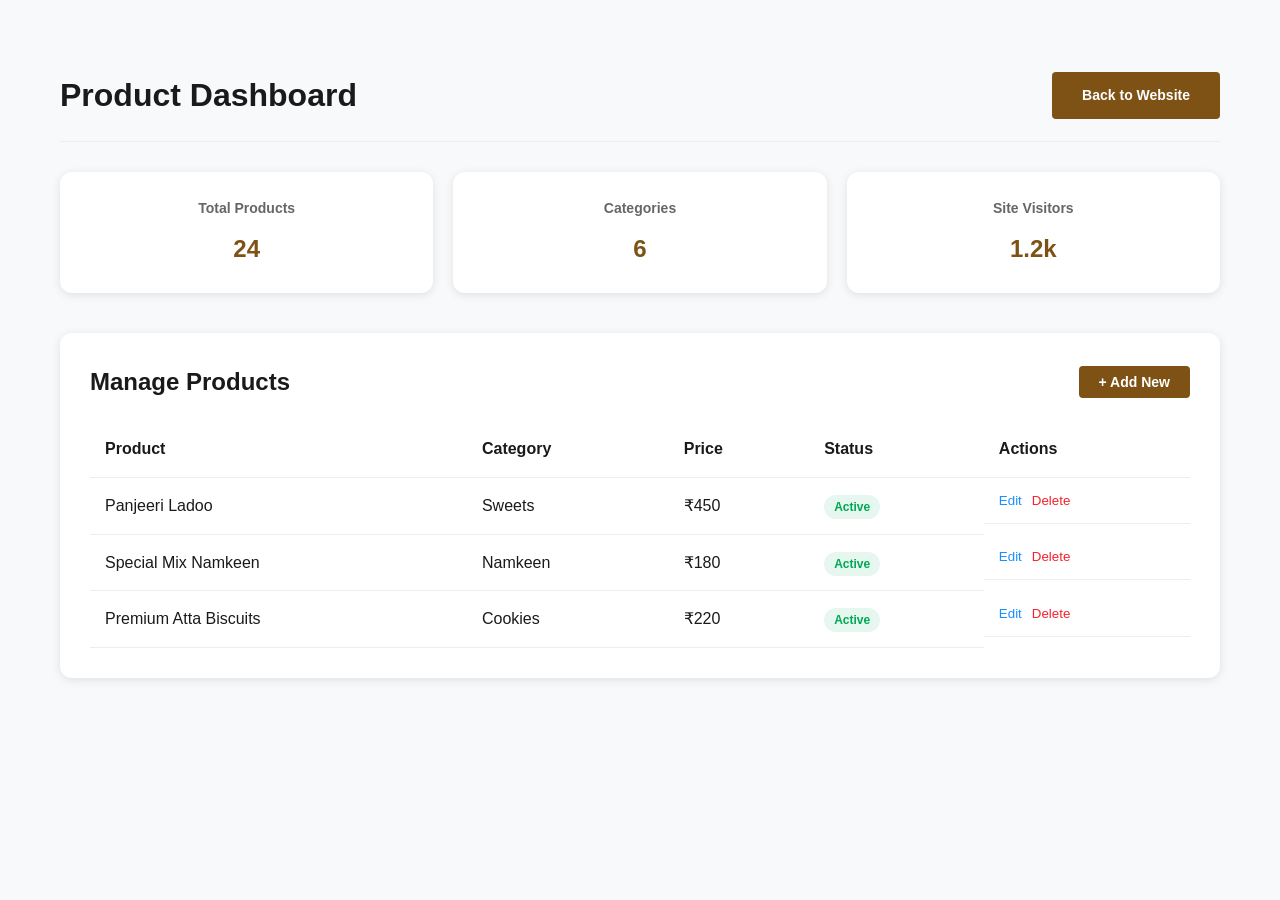
<file: admin.html>
<!DOCTYPE html>
<html lang="en">
<head>
    <meta charset="UTF-8">
    <meta name="viewport" content="width=device-width, initial-scale=1.0">
    <title>Admin Dashboard | Kokam Sweets</title>
    <link rel="stylesheet" href="styles.css">
    <style>
        .admin-container {
            max-width: 1200px;
            margin: 50px auto;
            padding: 20px;
        }
        .admin-header {
            display: flex;
            justify-content: space-between;
            align-items: center;
            margin-bottom: 30px;
            padding-bottom: 20px;
            border-bottom: 1px solid #eee;
        }
        .stats-grid {
            display: grid;
            grid-template-columns: repeat(3, 1fr);
            gap: 20px;
            margin-bottom: 40px;
        }
        .stat-card {
            background: var(--white);
            padding: 25px;
            border-radius: 12px;
            box-shadow: var(--shadow);
            text-align: center;
        }
        .stat-card h3 {
            font-size: 14px;
            color: var(--text-light);
            margin-bottom: 10px;
        }
        .stat-card .value {
            font-size: 24px;
            font-weight: 700;
            color: var(--primary-color);
        }
        .product-manager {
            background: var(--white);
            padding: 30px;
            border-radius: 12px;
            box-shadow: var(--shadow);
        }
        table {
            width: 100%;
            border-collapse: collapse;
            margin-top: 20px;
        }
        th, td {
            text-align: left;
            padding: 15px;
            border-bottom: 1px solid #eee;
        }
        .status {
            padding: 5px 10px;
            border-radius: 20px;
            font-size: 12px;
            font-weight: 600;
        }
        .status.active { background: #e6f7ef; color: #00a854; }
        .action-btns {
            display: flex;
            gap: 10px;
        }
        .edit-btn { color: #1890ff; }
        .delete-btn { color: #f5222d; }
    </style>
</head>
<body style="background-color: #f8f9fa;">
    <div class="admin-container">
        <div class="admin-header">
            <h1>Product Dashboard</h1>
            <a href="index.html" class="btn-primary">Back to Website</a>
        </div>

        <div class="stats-grid">
            <div class="stat-card">
                <h3>Total Products</h3>
                <div class="value">24</div>
            </div>
            <div class="stat-card">
                <h3>Categories</h3>
                <div class="value">6</div>
            </div>
            <div class="stat-card">
                <h3>Site Visitors</h3>
                <div class="value">1.2k</div>
            </div>
        </div>

        <div class="product-manager">
            <div style="display: flex; justify-content: space-between; align-items: center;">
                <h2>Manage Products</h2>
                <button class="btn-primary" style="padding: 8px 20px;">+ Add New</button>
            </div>
            <table>
                <thead>
                    <tr>
                        <th>Product</th>
                        <th>Category</th>
                        <th>Price</th>
                        <th>Status</th>
                        <th>Actions</th>
                    </tr>
                </thead>
                <tbody>
                    <tr>
                        <td>Panjeeri Ladoo</td>
                        <td>Sweets</td>
                        <td>₹450</td>
                        <td><span class="status active">Active</span></td>
                        <td class="action-btns">
                            <button class="edit-btn">Edit</button>
                            <button class="delete-btn">Delete</button>
                        </td>
                    </tr>
                    <tr>
                        <td>Special Mix Namkeen</td>
                        <td>Namkeen</td>
                        <td>₹180</td>
                        <td><span class="status active">Active</span></td>
                        <td class="action-btns">
                            <button class="edit-btn">Edit</button>
                            <button class="delete-btn">Delete</button>
                        </td>
                    </tr>
                    <tr>
                        <td>Premium Atta Biscuits</td>
                        <td>Cookies</td>
                        <td>₹220</td>
                        <td><span class="status active">Active</span></td>
                        <td class="action-btns">
                            <button class="edit-btn">Edit</button>
                            <button class="delete-btn">Delete</button>
                        </td>
                    </tr>
                </tbody>
            </table>
        </div>
    </div>
</body>
</html>
</file>
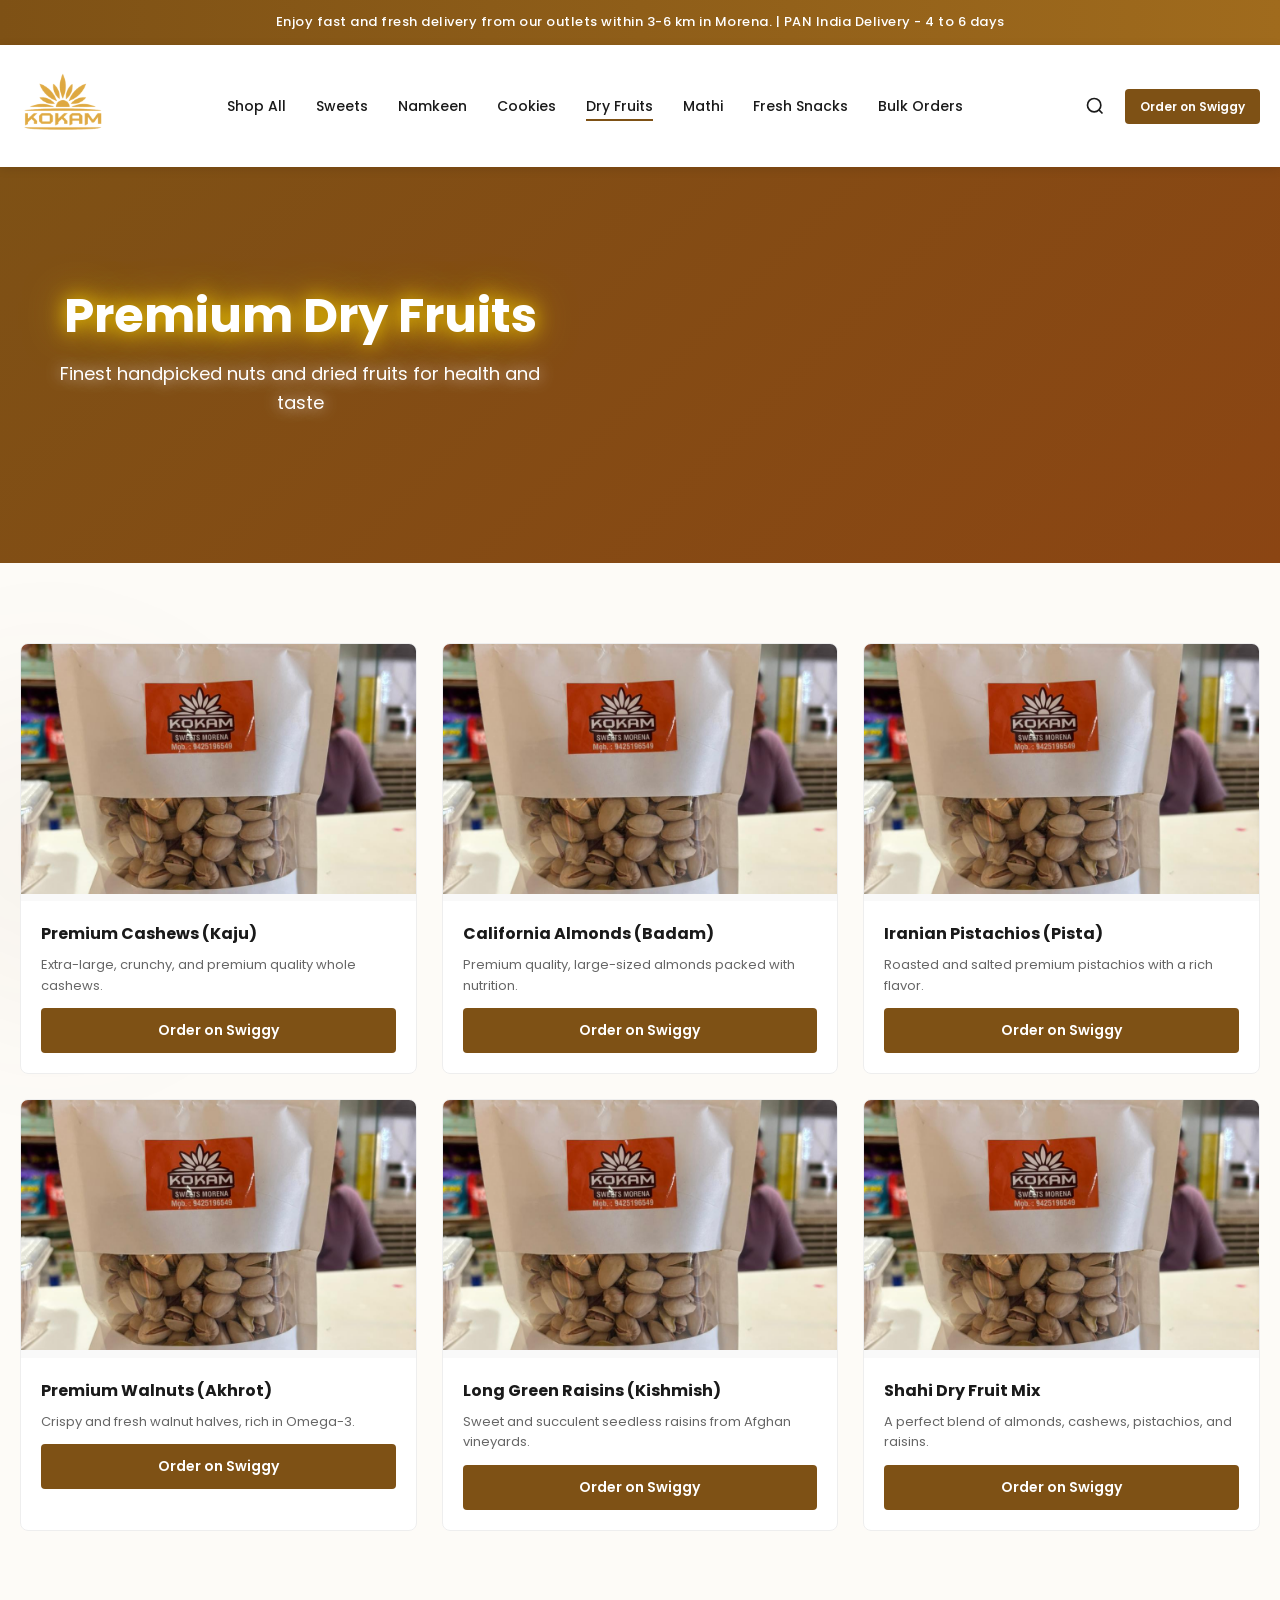
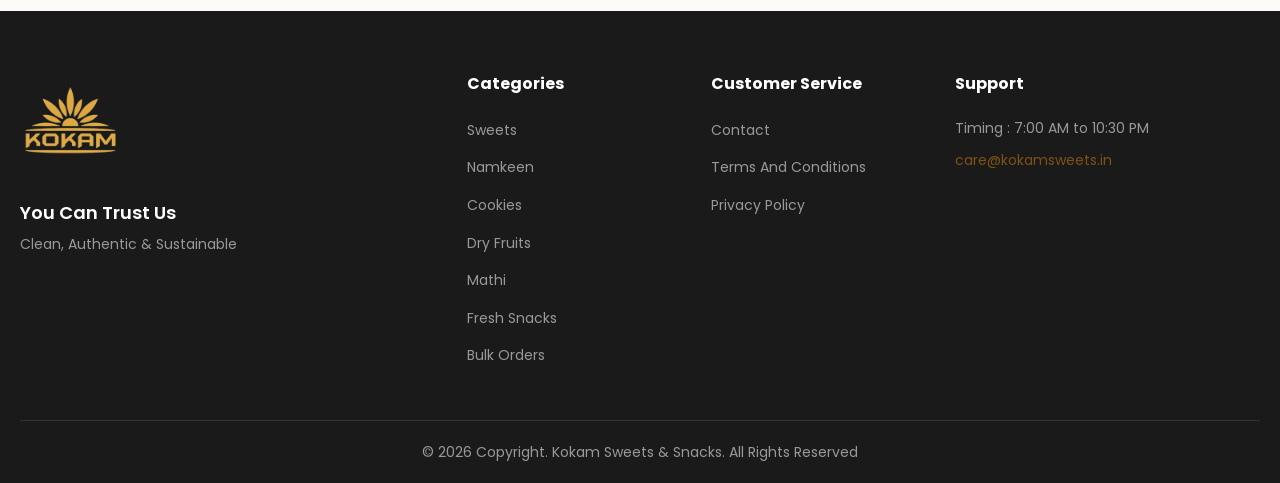
<file: dryfruits.html>
<!DOCTYPE html>
<html lang="en">

<head>
    <meta charset="UTF-8">
    <meta name="viewport" content="width=device-width, initial-scale=1.0">
    <title>Dry Fruits | Kokam Sweets & Snacks</title>
    <link rel="stylesheet" href="styles.css">
    <link rel="preconnect" href="https://fonts.googleapis.com">
    <link rel="preconnect" href="https://fonts.gstatic.com" crossorigin>
    <link href="https://fonts.googleapis.com/css2?family=Poppins:wght@300;400;500;600;700&display=swap" rel="stylesheet">
</head>

<body>
    <div class="scroll-progress" id="scrollProgress"></div>
    <div class="bg-blob blob-1"></div>
    <div class="bg-blob blob-2"></div>
    <div class="announcement-bar">
        <p>Enjoy fast and fresh delivery from our outlets within 3-6 km in Morena. | PAN India Delivery - 4 to 6 days</p>
    </div>

    <header class="header">
        <div class="container">
            <div class="header-content">
                <a href="index.html" class="logo">
                    <img src="Orange and White Traditional Elegant Indian Sweets Instagram Post.png" alt="Kokam Sweets">
                </a>

                <button class="mobile-menu-btn" onclick="toggleMenu()">
                    <span></span>
                    <span></span>
                    <span></span>
                </button>

                <nav class="nav" id="nav">
                    <button class="nav-close" onclick="toggleMenu()">&times;</button>
                    <ul class="nav-list">
                        <li><a href="index.html" class="nav-link">Shop All</a></li>
                        <li><a href="sweets.html" class="nav-link">Sweets</a></li>
                        <li><a href="namkeen.html" class="nav-link">Namkeen</a></li>
                        <li><a href="cookies.html" class="nav-link">Cookies</a></li>
                        <li><a href="dryfruits.html" class="nav-link active">Dry Fruits</a></li>
                        <li><a href="mathi.html" class="nav-link">Mathi</a></li>
                        <li><a href="snacks.html" class="nav-link">Fresh Snacks</a></li>
                        <li><a href="index.html#bulk" class="nav-link">Bulk Orders</a></li>
                    </ul>
                </nav>
                <div class="nav-overlay" onclick="toggleMenu()"></div>

                <div class="header-actions">
                    <button class="search-btn">
                        <svg xmlns="http://www.w3.org/2000/svg" width="20" height="20" viewBox="0 0 24 24" fill="none"
                            stroke="currentColor" stroke-width="2">
                            <circle cx="11" cy="11" r="8"></circle>
                            <path d="m21 21-4.3-4.3"></path>
                        </svg>
                    </button>
                    <a href="https://www.swiggy.com/city/morena/kokam-sweets-jiwaji-ganj-rest1134304" class="btn-primary" style="padding: 8px 15px; font-size: 12px;">Order on Swiggy</a>
                </div>
            </div>
        </div>
    </header>

    <main>
        <section class="category-hero">
            <div class="hero-content">
                <h1>Premium Dry Fruits</h1>
                <p>Finest handpicked nuts and dried fruits for health and taste</p>
            </div>
        </section>

        <section class="bestsellers" id="products">
            <div class="container">
                <div class="product-grid">
                    <div class="product-card" data-category="dryfruits">
                        <div class="product-image">
                            <img src="dryfruits.jpeg" alt="Premium Cashews">
                        </div>
                        <div class="product-info">
                            <h3>Premium Cashews (Kaju)</h3>
                            <p class="product-desc">Extra-large, crunchy, and premium quality whole cashews.</p>
                            <button class="add-to-cart">Order on Swiggy</button>
                        </div>
                    </div>
                    <div class="product-card" data-category="dryfruits">
                        <div class="product-image">
                            <img src="dryfruits.jpeg" alt="California Almonds">
                        </div>
                        <div class="product-info">
                            <h3>California Almonds (Badam)</h3>
                            <p class="product-desc">Premium quality, large-sized almonds packed with nutrition.</p>
                            <button class="add-to-cart">Order on Swiggy</button>
                        </div>
                    </div>
                    <div class="product-card" data-category="dryfruits">
                        <div class="product-image">
                            <img src="dryfruits.jpeg" alt="Salted Pistachios">
                        </div>
                        <div class="product-info">
                            <h3>Iranian Pistachios (Pista)</h3>
                            <p class="product-desc">Roasted and salted premium pistachios with a rich flavor.</p>
                            <button class="add-to-cart">Order on Swiggy</button>
                        </div>
                    </div>
                    <div class="product-card" data-category="dryfruits">
                        <div class="product-image">
                            <img src="dryfruits.jpeg" alt="Chilean Walnuts">
                        </div>
                        <div class="product-info">
                            <h3>Premium Walnuts (Akhrot)</h3>
                            <p class="product-desc">Crispy and fresh walnut halves, rich in Omega-3.</p>
                            <button class="add-to-cart">Order on Swiggy</button>
                        </div>
                    </div>
                    <div class="product-card" data-category="dryfruits">
                        <div class="product-image">
                            <img src="dryfruits.jpeg" alt="Kishmish">
                        </div>
                        <div class="product-info">
                            <h3>Long Green Raisins (Kishmish)</h3>
                            <p class="product-desc">Sweet and succulent seedless raisins from Afghan vineyards.</p>
                            <button class="add-to-cart">Order on Swiggy</button>
                        </div>
                    </div>
                    <div class="product-card" data-category="dryfruits">
                        <div class="product-image">
                            <img src="dryfruits.jpeg" alt="Mixed Dry Fruits">
                        </div>
                        <div class="product-info">
                            <h3>Shahi Dry Fruit Mix</h3>
                            <p class="product-desc">A perfect blend of almonds, cashews, pistachios, and raisins.</p>
                            <button class="add-to-cart">Order on Swiggy</button>
                        </div>
                    </div>
                </div>
            </div>
        </section>
    </main>

    <footer class="footer">
        <div class="container">
            <div class="footer-grid">
                <div class="footer-col">
                    <img src="Orange and White Traditional Elegant Indian Sweets Instagram Post.png" alt="Kokam Sweets"
                        class="footer-logo">
                    <p class="footer-tagline">You Can Trust Us</p>
                    <p class="footer-desc">Clean, Authentic & Sustainable</p>
                </div>
                <div class="footer-col">
                    <h4>Categories</h4>
                    <ul>
                        <li><a href="sweets.html">Sweets</a></li>
                        <li><a href="namkeen.html">Namkeen</a></li>
                        <li><a href="cookies.html">Cookies</a></li>
                        <li><a href="dryfruits.html">Dry Fruits</a></li>
                        <li><a href="mathi.html">Mathi</a></li>
                        <li><a href="snacks.html">Fresh Snacks</a></li>
                        <li><a href="index.html#bulk">Bulk Orders</a></li>
                    </ul>
                </div>
                <div class="footer-col">
                    <h4>Customer Service</h4>
                    <ul>
                        <li><a href="#">Contact</a></li>
                        <li><a href="#">Terms And Conditions</a></li>
                        <li><a href="#">Privacy Policy</a></li>
                    </ul>
                </div>
                <div class="footer-col">
                    <h4>Support</h4>
                    <p class="timing">Timing : 7:00 AM to 10:30 PM</p>
                    <a href="mailto:care@kokamsweets.in" class="email">care@kokamsweets.in</a>
                </div>
            </div>
            <div class="footer-bottom">
                <p>&copy; 2026 Copyright. Kokam Sweets & Snacks. All Rights Reserved</p>
            </div>
        </div>
    </footer>

    <script src="script.js"></script>
</body>

</html>
</file>
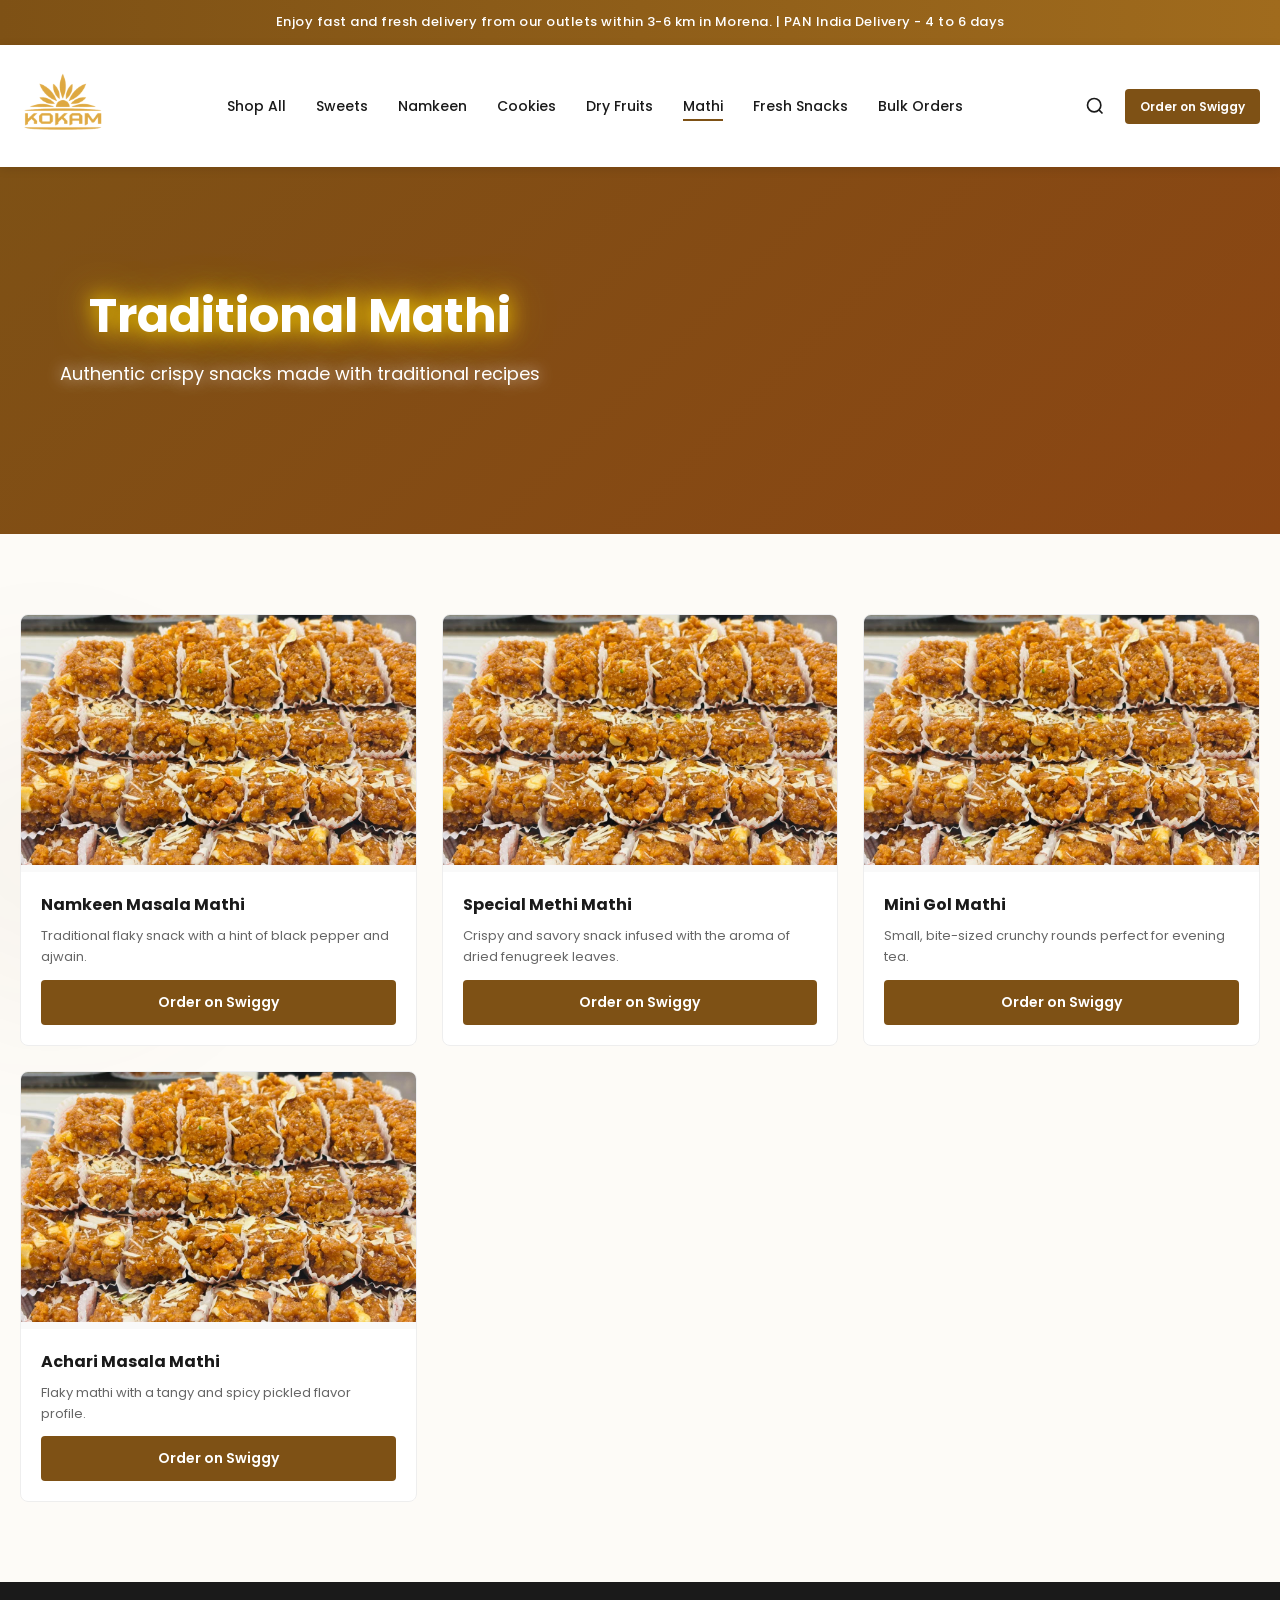
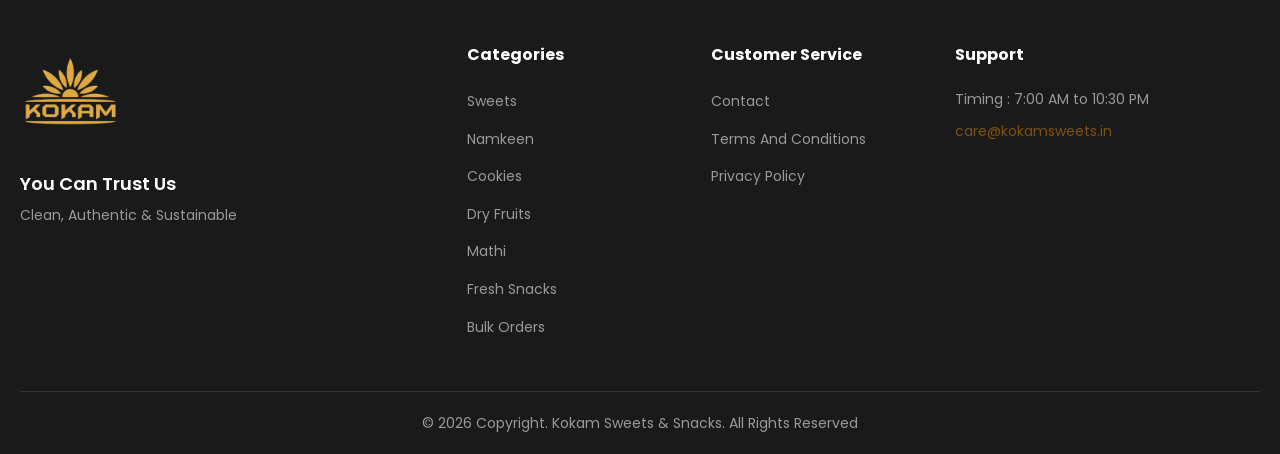
<file: mathi.html>
<!DOCTYPE html>
<html lang="en">

<head>
    <meta charset="UTF-8">
    <meta name="viewport" content="width=device-width, initial-scale=1.0">
    <title>Authentic Mathi & Savories | Kokam Sweets Morena</title>
    <meta name="description" content="Traditional crispy and flaky mathi in various flavors. Perfect tea-time snack from Kokam Sweets.">
    <link rel="icon" type="image/png" href="Orange and White Traditional Elegant Indian Sweets Instagram Post.png">
    <link rel="stylesheet" href="styles.css">
    <link rel="preconnect" href="https://fonts.googleapis.com">
    <link rel="preconnect" href="https://fonts.gstatic.com" crossorigin>
    <link href="https://fonts.googleapis.com/css2?family=Poppins:wght@300;400;500;600;700&display=swap" rel="stylesheet">
</head>

<body>
    <div class="scroll-progress" id="scrollProgress"></div>
    <div class="bg-blob blob-1"></div>
    <div class="bg-blob blob-2"></div>
    <div class="announcement-bar">
        <p>Enjoy fast and fresh delivery from our outlets within 3-6 km in Morena. | PAN India Delivery - 4 to 6 days</p>
    </div>

    <header class="header">
        <div class="container">
            <div class="header-content">
                <a href="index.html" class="logo">
                    <img src="Orange and White Traditional Elegant Indian Sweets Instagram Post.png" alt="Kokam Sweets">
                </a>

                <button class="mobile-menu-btn" onclick="toggleMenu()">
                    <span></span>
                    <span></span>
                    <span></span>
                </button>

                <nav class="nav" id="nav">
                    <button class="nav-close" onclick="toggleMenu()">&times;</button>
                    <ul class="nav-list">
                        <li><a href="index.html" class="nav-link">Shop All</a></li>
                        <li><a href="sweets.html" class="nav-link">Sweets</a></li>
                        <li><a href="namkeen.html" class="nav-link">Namkeen</a></li>
                        <li><a href="cookies.html" class="nav-link">Cookies</a></li>
                        <li><a href="dryfruits.html" class="nav-link">Dry Fruits</a></li>
                        <li><a href="mathi.html" class="nav-link active">Mathi</a></li>
                        <li><a href="snacks.html" class="nav-link">Fresh Snacks</a></li>
                        <li><a href="index.html#bulk" class="nav-link">Bulk Orders</a></li>
                    </ul>
                </nav>
                <div class="nav-overlay" onclick="toggleMenu()"></div>

                <div class="header-actions">
                    <button class="search-btn">
                        <svg xmlns="http://www.w3.org/2000/svg" width="20" height="20" viewBox="0 0 24 24" fill="none"
                            stroke="currentColor" stroke-width="2">
                            <circle cx="11" cy="11" r="8"></circle>
                            <path d="m21 21-4.3-4.3"></path>
                        </svg>
                    </button>
                    <a href="https://www.swiggy.com/city/morena/kokam-sweets-jiwaji-ganj-rest1134304" class="btn-primary" style="padding: 8px 15px; font-size: 12px;">Order on Swiggy</a>
                </div>
            </div>
        </div>
    </header>

    <main>
        <section class="category-hero">
            <div class="hero-content">
                <h1>Traditional Mathi</h1>
                <p>Authentic crispy snacks made with traditional recipes</p>
            </div>
        </section>

        <section class="bestsellers" id="products">
            <div class="container">
                <div class="product-grid">
                    <div class="product-card" data-category="mathi">
                        <div class="product-image">
                            <img src="sweets.jpeg" alt="Masala Mathi">
                        </div>
                        <div class="product-info">
                            <h3>Namkeen Masala Mathi</h3>
                            <p class="product-desc">Traditional flaky snack with a hint of black pepper and ajwain.</p>
                            <button class="add-to-cart">Order on Swiggy</button>
                        </div>
                    </div>
                    <div class="product-card" data-category="mathi">
                        <div class="product-image">
                            <img src="sweets.jpeg" alt="Methi Mathi">
                        </div>
                        <div class="product-info">
                            <h3>Special Methi Mathi</h3>
                            <p class="product-desc">Crispy and savory snack infused with the aroma of dried fenugreek leaves.</p>
                            <button class="add-to-cart">Order on Swiggy</button>
                        </div>
                    </div>
                    <div class="product-card" data-category="mathi">
                        <div class="product-image">
                            <img src="sweets.jpeg" alt="Gol Mathi">
                        </div>
                        <div class="product-info">
                            <h3>Mini Gol Mathi</h3>
                            <p class="product-desc">Small, bite-sized crunchy rounds perfect for evening tea.</p>
                            <button class="add-to-cart">Order on Swiggy</button>
                        </div>
                    </div>
                    <div class="product-card" data-category="mathi">
                        <div class="product-image">
                            <img src="sweets.jpeg" alt="Achari Mathi">
                        </div>
                        <div class="product-info">
                            <h3>Achari Masala Mathi</h3>
                            <p class="product-desc">Flaky mathi with a tangy and spicy pickled flavor profile.</p>
                            <button class="add-to-cart">Order on Swiggy</button>
                        </div>
                    </div>
                </div>
            </div>
        </section>
    </main>

    <footer class="footer">
        <div class="container">
            <div class="footer-grid">
                <div class="footer-col">
                    <img src="Orange and White Traditional Elegant Indian Sweets Instagram Post.png" alt="Kokam Sweets"
                        class="footer-logo">
                    <p class="footer-tagline">You Can Trust Us</p>
                    <p class="footer-desc">Clean, Authentic & Sustainable</p>
                </div>
                <div class="footer-col">
                    <h4>Categories</h4>
                    <ul>
                        <li><a href="sweets.html">Sweets</a></li>
                        <li><a href="namkeen.html">Namkeen</a></li>
                        <li><a href="cookies.html">Cookies</a></li>
                        <li><a href="dryfruits.html">Dry Fruits</a></li>
                        <li><a href="mathi.html">Mathi</a></li>
                        <li><a href="snacks.html">Fresh Snacks</a></li>
                        <li><a href="index.html#bulk">Bulk Orders</a></li>
                    </ul>
                </div>
                <div class="footer-col">
                    <h4>Customer Service</h4>
                    <ul>
                        <li><a href="#">Contact</a></li>
                        <li><a href="#">Terms And Conditions</a></li>
                        <li><a href="#">Privacy Policy</a></li>
                    </ul>
                </div>
                <div class="footer-col">
                    <h4>Support</h4>
                    <p class="timing">Timing : 7:00 AM to 10:30 PM</p>
                    <a href="mailto:care@kokamsweets.in" class="email">care@kokamsweets.in</a>
                </div>
            </div>
            <div class="footer-bottom">
                <p>&copy; 2026 Copyright. Kokam Sweets & Snacks. All Rights Reserved</p>
            </div>
        </div>
    </footer>

    <script src="script.js"></script>
</body>

</html>
</file>
<file: styles.css>
* {
    margin: 0;
    padding: 0;
    box-sizing: border-box;
}

:root {
    --primary-color: #7E5115;
    --primary-dark: #c41e1a;
    --secondary-color: #f5f5f5;
    --text-dark: #1a1a1a;
    --text-light: #666666;
    --white: #ffffff;
    --gold: #d4af37;
    --shadow: 0 2px 10px rgba(0, 0, 0, 0.1);
    --transition: all 0.3s ease;
}

.scroll-progress {
    position: fixed;
    top: 0;
    left: 0;
    width: 0%;
    height: 4px;
    background: linear-gradient(to right, var(--primary-color), var(--accent-color));
    z-index: 2000;
}

html {
    scroll-behavior: smooth;
}

body {
    font-family: 'Poppins', sans-serif;
    color: var(--text-dark);
    background-color: #fdfbf7;
    line-height: 1.6;
    overflow-x: hidden;
}

/* Scroll Reveal Base */
.reveal {
    opacity: 0;
    transform: translateY(30px);
    transition: all 0.8s cubic-bezier(0.4, 0, 0.2, 1);
}

.reveal.active {
    opacity: 1;
    transform: translateY(0);
}

/* Decorative Background Blobs */
.bg-blob {
    position: fixed;
    width: 500px;
    height: 500px;
    background: radial-gradient(circle, rgba(126, 81, 21, 0.05) 0%, transparent 70%);
    z-index: -1;
    border-radius: 50%;
    filter: blur(50px);
}

.blob-1 { top: -200px; right: -200px; }
.blob-2 { bottom: -200px; left: -200px; }

.container {
    max-width: 1400px;
    margin: 0 auto;
    padding: 0 20px;
}

a {
    text-decoration: none;
    color: inherit;
}

ul {
    list-style: none;
}

img {
    max-width: 100%;
    height: auto;
}

button {
    font-family: inherit;
    cursor: pointer;
    border: none;
    background: none;
}

.announcement-bar {
    background: linear-gradient(90deg, var(--primary-color), #a06b1d);
    color: var(--white);
    text-align: center;
    padding: 12px 20px;
    font-size: 13px;
    font-weight: 500;
    letter-spacing: 0.5px;
}

.back-to-top {
    position: fixed;
    bottom: 30px;
    right: 30px;
    background-color: var(--primary-color);
    color: var(--white);
    width: 45px;
    height: 45px;
    border-radius: 50%;
    display: flex;
    align-items: center;
    justify-content: center;
    box-shadow: 0 4px 15px rgba(0,0,0,0.2);
    opacity: 0;
    visibility: hidden;
    transition: var(--transition);
    z-index: 2000;
    cursor: pointer;
}

.back-to-top.visible {
    opacity: 1;
    visibility: visible;
}

.back-to-top:hover {
    background-color: var(--primary-dark);
    transform: translateY(-5px);
}

.announcement-bar strong {
    text-decoration: underline;
}

.header {
    background-color: var(--white);
    box-shadow: var(--shadow);
    position: sticky;
    top: 0;
    z-index: 1000;
}

.header-content {
    display: flex;
    align-items: center;
    justify-content: space-between;
    padding: 15px 0;
    gap: 30px;
}

.logo img {
    height: 85px;
    width: auto;
    background-color: transparent;
}

.nav {
    flex: 1;
}

.nav-list {
    display: flex;
    gap: 30px;
    justify-content: center;
}

.nav-link {
    font-size: 14px;
    font-weight: 500;
    color: var(--text-dark);
    transition: var(--transition);
    position: relative;
}

.nav-link::after {
    content: '';
    position: absolute;
    bottom: -5px;
    left: 0;
    width: 0;
    height: 2px;
    background-color: var(--primary-color);
    transition: var(--transition);
}

.nav-link:hover::after,
.nav-link.active::after {
    width: 100%;
}

.nav-link:hover {
    color: var(--primary-color);
}

.header-actions {
    display: flex;
    align-items: center;
    gap: 20px;
}

.search-btn,
.account-btn,
.wishlist-btn,
.cart-btn {
    display: flex;
    align-items: center;
    justify-content: center;
    gap: 8px;
    font-size: 14px;
    font-weight: 500;
    color: var(--text-dark);
    position: relative;
}

.cart-btn {
    position: relative;
}

.cart-count {
    position: absolute;
    top: -8px;
    right: -8px;
    background-color: var(--primary-color);
    color: var(--white);
    font-size: 11px;
    width: 18px;
    height: 18px;
    border-radius: 50%;
    display: flex;
    align-items: center;
    justify-content: center;
}

.btn-primary {
    display: inline-block;
    background-color: var(--primary-color);
    color: var(--white);
    padding: 12px 30px;
    font-size: 14px;
    font-weight: 600;
    border-radius: 4px;
    transition: var(--transition);
}

.btn-primary:hover {
    background-color: var(--primary-dark);
}

.btn-outline {
    display: inline-block;
    border: 2px solid var(--white);
    color: var(--white);
    padding: 10px 25px;
    font-size: 14px;
    font-weight: 600;
    border-radius: 4px;
    transition: var(--transition);
}

.btn-outline:hover {
    background-color: var(--white);
    color: var(--primary-color);
}

.hero {
    position: relative;
    overflow: hidden;
}

.hero-slide {
    position: relative;
    height: 600px;
    display: flex;
    align-items: center;
}

.hero-slide img {
    position: absolute;
    width: 100%;
    height: 100%;
    object-fit: cover;
   
}

.hero-content {
    position: relative;
    z-index: 10;
    max-width: 600px;
    padding: 40px;
    color: var(--white);
}

.hero-content h1 {
    font-size: 48px;
    font-weight: 700;
    margin-bottom: 15px;
    line-height: 1.2;
}

.hero-content p {
    font-size: 18px;
    margin-bottom: 25px;
}

.delivery-options {
    background-color: var(--primary-color);
    padding: 40px 0;
}

.delivery-grid {
    display: grid;
    grid-template-columns: repeat(2, 1fr);
    gap: 40px;
}

.delivery-card {
    text-align: center;
    color: var(--white);
    padding: 30px;
    border: 1px solid rgba(255, 255, 255, 0.3);
    border-radius: 8px;
}

.delivery-card h3 {
    font-size: 24px;
    margin-bottom: 15px;
}

.delivery-card p {
    font-size: 14px;
    margin-bottom: 20px;
    line-height: 1.8;
}

.section-title {
    font-size: 32px;
    text-align: center;
    margin-bottom: 10px;
}

.section-subtitle {
    text-align: center;
    color: var(--text-light);
    margin-bottom: 40px;
}

.categories {
    padding: 80px 0;
    background-color: var(--secondary-color);
}

.category-grid {
    display: grid;
    grid-template-columns: repeat(6, 1fr);
    gap: 15px;
}

.category-card {
    position: relative;
    display: block;
    overflow: hidden;
    border-radius: 8px;
    transition: var(--transition);
}

.category-card img {
    width: 100%;
    height: 300px;
    object-fit: cover;
    transition: var(--transition);
}

.category-card:hover img {
    transform: scale(1.05);
}

.category-card::after {
    content: '';
    position: absolute;
    top: 0;
    left: 0;
    right: 0;
    bottom: 0;
    background: linear-gradient(to bottom, transparent 60%, rgba(0,0,0,0.8));
    opacity: 1;
}

.category-card h3 {
    position: absolute;
    bottom: 0;
    left: 0;
    right: 0;
    background: linear-gradient(transparent, rgba(0, 0, 0, 0.7));
    color: var(--white);
    padding: 40px 20px 20px;
    font-size: 20px;
    text-align: center;
}

.category-hero {
    background: linear-gradient(135deg, var(--primary-color), #8B4513);
    padding: 80px 0;
    text-align: center;
}

.category-hero .hero-content h1 {
    text-shadow: 0 0 20px rgba(255, 215, 0, 0.9), 0 0 40px rgba(255, 215, 0, 0.6);
}

.category-hero .hero-content p {
    text-shadow: 0 0 15px rgba(255, 255, 255, 0.8);
}

.products {
    padding: 60px 0;
    text-align: center;
}

.products h2 {
    font-size: 32px;
    margin-bottom: 20px;
    color: var(--text-color);
}

.bestsellers {
    padding: 80px 0;
}

.product-tabs {
    display: flex;
    justify-content: center;
    gap: 10px;
    margin-bottom: 40px;
    flex-wrap: wrap;
}

.tab-btn {
    padding: 10px 25px;
    font-size: 14px;
    font-weight: 500;
    border: 1px solid #ddd;
    border-radius: 25px;
    transition: var(--transition);
}

.tab-btn.active {
    background-color: var(--primary-color);
    color: var(--white);
    border-color: var(--primary-color);
}

.tab-btn:hover {
    border-color: var(--primary-color);
    color: var(--primary-color);
}

.product-grid {
    display: grid;
    grid-template-columns: repeat(3, 1fr);
    gap: 25px;
}

.product-card {
    background-color: var(--white);
    border: 1px solid #eee;
    border-radius: 8px;
    overflow: hidden;
    transition: var(--transition);
}

.product-card:hover {
    box-shadow: var(--shadow);
}

.product-image {
    position: relative;
    background-color: #f9f9f9;
    overflow: hidden;
}

.product-image img {
    width: 100%;
    height: 250px;
    object-fit: cover;
}

.badge {
    position: absolute;
    top: 10px;
    left: 10px;
    padding: 5px 12px;
    font-size: 12px;
    font-weight: 600;
    border-radius: 4px;
}

.badge.sold-out {
    background-color: var(--text-dark);
    color: var(--white);
}

.product-image .wishlist-btn {
    position: absolute;
    top: 10px;
    right: 10px;
    width: 35px;
    height: 35px;
    background-color: var(--white);
    border-radius: 50%;
    display: flex;
    align-items: center;
    justify-content: center;
    box-shadow: var(--shadow);
}

.product-info {
    padding: 20px;
}

.product-info h3 {
    font-size: 16px;
    margin-bottom: 8px;
}

.product-desc {
    font-size: 13px;
    color: var(--text-light);
    margin-bottom: 12px;
    display: -webkit-box;
    -webkit-line-clamp: 2;
    line-clamp: 2;
    -webkit-box-orient: vertical;
    overflow: hidden;
}

.product-price {
    display: flex;
    align-items: baseline;
    gap: 5px;
    margin-bottom: 12px;
}

.price {
    font-size: 18px;
    font-weight: 600;
    color: var(--primary-color);
}

.unit {
    font-size: 14px;
    color: var(--text-light);
}

.weight-options {
    display: flex;
    gap: 8px;
    margin-bottom: 15px;
}

.weight-btn {
    padding: 8px 15px;
    font-size: 13px;
    border: 1px solid #ddd;
    border-radius: 4px;
    transition: var(--transition);
}

.weight-btn.active {
    background-color: var(--primary-color);
    color: var(--white);
    border-color: var(--primary-color);
}

.weight-btn:hover:not(.active) {
    border-color: var(--primary-color);
}

.add-to-cart {
    width: 100%;
    padding: 12px;
    background-color: var(--primary-color);
    color: var(--white);
    font-size: 14px;
    font-weight: 600;
    border-radius: 4px;
    transition: var(--transition);
}

.add-to-cart:hover {
    background-color: var(--primary-dark);
}

.signature-snacks {
    padding: 100px 0;
    background-color: var(--white);
}

.snacks-content {
    display: grid;
    grid-template-columns: 1.2fr 0.8fr;
    gap: 60px;
    align-items: center;
}

.snacks-image img {
    width: 100%;
    border-radius: 20px;
    box-shadow: 20px 20px 60px rgba(0,0,0,0.1);
    transition: var(--transition);
}

.snacks-image:hover img {
    transform: scale(1.02);
}

.snacks-text p {
    font-size: 18px;
    color: var(--text-light);
    margin-bottom: 25px;
}

.snacks-list {
    margin-bottom: 30px;
}

.snacks-list li {
    margin-bottom: 15px;
    font-size: 16px;
    display: flex;
    align-items: center;
    gap: 10px;
}

.snacks-list li::before {
    content: '→';
    color: var(--primary-color);
    font-weight: 700;
}

@media (max-width: 992px) {
    .snacks-content {
        grid-template-columns: 1fr;
        gap: 40px;
        text-align: center;
    }

    .snacks-text h2 {
        text-align: center !important;
    }

    .snacks-list li {
        justify-content: center;
    }
}

.features {
    padding: 100px 0;
    background-color: var(--secondary-color);
}

.features-grid {
    display: grid;
    grid-template-columns: repeat(4, 1fr);
    gap: 30px;
}

.feature-card {
    text-align: center;
    padding: 30px;
    background: rgba(255, 255, 255, 0.8);
    backdrop-filter: blur(10px);
    border-radius: 20px;
    box-shadow: 0 10px 30px rgba(0,0,0,0.05);
    transition: var(--transition);
    border: 1px solid rgba(255, 255, 255, 0.3);
}

.feature-card:hover {
    transform: translateY(-10px);
    box-shadow: 0 20px 40px rgba(0,0,0,0.1);
    background: var(--white);
}

.feature-card img {
    width: 200px;
    height: 200px;
    object-fit: contain;
    margin-bottom: 15px;
    transition: transform 0.3s ease;
}

.feature-card:hover img {
    transform: scale(1.1);
}

.feature-card h4 {
    font-size: 18px;
    font-weight: 600;
    color: var(--text-dark);
}

.legacy {
    padding: 80px 0;
    background: linear-gradient(135deg, var(--primary-color) 0%, #5a3a0f 100%);
    color: var(--white);
}

.legacy-content {
    display: flex;
    align-items: center;
    justify-content: space-between;
    gap: 40px;
}

.legacy-text h2 {
    font-size: 14px;
    margin-bottom: 10px;
    opacity: 0.8;
}

.legacy-text h3 {
    font-size: 32px;
    margin-bottom: 15px;
}

.legacy-text p {
    font-size: 16px;
    opacity: 0.9;
}

.legacy-award {
    text-align: center;
}

.legacy-award img {
    width: 120px;
    height: 120px;
    margin-bottom: 15px;
}

.legacy-award h3 {
    font-size: 16px;
}

.outlets {
    padding: 80px 0;
}

.outlets-grid {
    display: grid;
    grid-template-columns: repeat(2, 1fr);
    gap: 20px;
    margin-bottom: 30px;
}

.outlet-card {
    text-align: center;
}

.outlet-card img {
    width: 100%;
    height: 250px;
    object-fit: cover;
    border-radius: 8px;
    margin-bottom: 15px;
}

.outlet-card h4 {
    font-size: 18px;
}

/* Testimonials Section */
.bulk-orders {
    padding: 100px 0;
    background-color: var(--secondary-color);
}

.bulk-content {
    display: grid;
    grid-template-columns: 0.8fr 1.2fr;
    gap: 80px;
    align-items: center;
}

.bulk-features {
    display: flex;
    gap: 30px;
    margin-bottom: 35px;
}

.bulk-feature {
    display: flex;
    flex-direction: column;
    align-items: flex-start;
    gap: 10px;
}

.bulk-feature svg {
    color: var(--primary-color);
}

.bulk-feature span {
    font-size: 14px;
    font-weight: 600;
}

.bulk-image img {
    width: 100%;
    border-radius: 30px;
    box-shadow: -20px 20px 60px rgba(0,0,0,0.1);
}

@media (max-width: 992px) {
    .bulk-content {
        grid-template-columns: 1fr;
        text-align: center;
        gap: 40px;
    }

    .bulk-features {
        justify-content: center;
    }

    .bulk-feature {
        align-items: center;
    }
}

.testimonials {
    padding: 100px 0;
    background-color: var(--white);
    position: relative;
}

.testimonial-grid {
    display: grid;
    grid-template-columns: repeat(2, 1fr);
    gap: 40px;
}

.testimonial-card {
    background: var(--secondary-color);
    padding: 40px;
    border-radius: 30px;
    display: flex;
    gap: 25px;
    align-items: center;
    transition: var(--transition);
}

.testimonial-card:hover {
    transform: scale(1.02);
    box-shadow: 0 15px 40px rgba(0,0,0,0.05);
}

.testimonial-img {
    width: 100px;
    height: 100px;
    border-radius: 50%;
    object-fit: cover;
    border: 3px solid var(--primary-color);
}

.testimonial-text p {
    font-style: italic;
    margin-bottom: 15px;
    color: var(--text-light);
}

.testimonial-author {
    font-weight: 700;
    color: var(--primary-color);
}

/* WhatsApp Floating Button */
.whatsapp-float {
    position: fixed;
    bottom: 30px;
    left: 30px;
    width: 60px;
    height: 60px;
    background-color: #25d366;
    color: white;
    border-radius: 50%;
    display: flex;
    align-items: center;
    justify-content: center;
    box-shadow: 2px 5px 20px rgba(0,0,0,0.3);
    z-index: 2000;
    transition: var(--transition);
}

.whatsapp-float:hover {
    transform: scale(1.1) rotate(10deg);
}

@media (max-width: 768px) {
    .testimonial-grid {
        grid-template-columns: 1fr;
    }
    
    .testimonial-card {
        flex-direction: column;
        text-align: center;
    }
}

.newsletter {
    padding: 60px 0;
    background-color: var(--secondary-color);
    text-align: center;
}

.newsletter h2 {
    font-size: 28px;
    margin-bottom: 10px;
}

.newsletter p {
    color: var(--text-light);
    margin-bottom: 25px;
}

.newsletter-form {
    display: flex;
    justify-content: center;
    gap: 15px;
    max-width: 500px;
    margin: 0 auto;
}

.newsletter-form input {
    flex: 1;
    padding: 12px 20px;
    font-size: 14px;
    border: 1px solid #ddd;
    border-radius: 4px;
    outline: none;
}

.newsletter-form input:focus {
    border-color: var(--primary-color);
}

.footer {
    background-color: #1a1a1a;
    color: var(--white);
    padding: 60px 0 20px;
}

.footer-grid {
    display: grid;
    grid-template-columns: 2fr 1fr 1fr 1.5fr;
    gap: 40px;
    margin-bottom: 40px;
}

.footer-logo {
    height: 100px;
    margin-bottom: 20px;
    background-color: transparent;
}

.footer-tagline {
    font-size: 18px;
    font-weight: 600;
    margin-bottom: 5px;
}

.footer-desc {
    color: #999;
    font-size: 14px;
    margin-bottom: 20px;
}

.social-links {
    display: flex;
    gap: 15px;
}

.social-links a {
    width: 40px;
    height: 40px;
    background-color: #333;
    border-radius: 50%;
    display: flex;
    align-items: center;
    justify-content: center;
    transition: var(--transition);
}

.social-links a:hover {
    background-color: var(--primary-color);
}

.footer-col h4 {
    font-size: 16px;
    margin-bottom: 20px;
    color: var(--white);
}

.footer-col ul li {
    margin-bottom: 12px;
}

.footer-col ul li a {
    font-size: 14px;
    color: #999;
    transition: var(--transition);
}

.footer-col ul li a:hover {
    color: var(--white);
}

.timing {
    font-size: 14px;
    margin-bottom: 10px;
    color: #999;
}

.email {
    font-size: 14px;
    color: var(--primary-color);
    display: block;
    margin-bottom: 20px;
}

.payment-methods img {
    width: 200px;
}

.footer-bottom {
    text-align: center;
    padding-top: 20px;
    border-top: 1px solid #333;
}

.footer-bottom p {
    font-size: 14px;
    color: #999;
}

.cart-btn, .cart-sidebar, .cart-overlay, .cart-count {
    display: none !important;
}

.product-card {
    transition: transform 0.3s ease, box-shadow 0.3s ease;
}

.product-card:hover {
    transform: translateY(-5px);
    box-shadow: 0 10px 20px rgba(0,0,0,0.1);
}


.cart-subtotal {
    display: flex;
    justify-content: space-between;
    margin-bottom: 15px;
    font-size: 16px;
    font-weight: 600;
}

.subtotal-amount {
    color: var(--primary-color);
}

.checkout-btn {
    width: 100%;
    padding: 15px;
    background-color: var(--primary-color);
    color: var(--white);
    font-size: 16px;
    font-weight: 600;
    border-radius: 4px;
}

.checkout-btn:hover {
    background-color: var(--primary-dark);
}

.cart-overlay {
    position: fixed;
    top: 0;
    left: 0;
    width: 100%;
    height: 100%;
    background-color: rgba(0, 0, 0, 0.5);
    z-index: 1500;
    opacity: 0;
    visibility: hidden;
    transition: var(--transition);
}

.cart-overlay.active {
    opacity: 1;
    visibility: visible;
}

@media (max-width: 1200px) {
    .product-grid {
        grid-template-columns: repeat(3, 1fr);
    }
}

@media (max-width: 992px) {
    .product-grid {
        grid-template-columns: repeat(2, 1fr);
    }
    
    .category-grid {
        grid-template-columns: repeat(2, 1fr);
    }
    
    .features-grid {
        grid-template-columns: repeat(2, 1fr);
    }
    
    .footer-grid {
        grid-template-columns: repeat(2, 1fr);
    }
}

@media (max-width: 768px) {
    .hero-slide {
        height: 400px;
    }
    
    .feature-card img {
        width: 140px;
        height: 140px;
    }

    .product-grid {
        grid-template-columns: 1fr;
    }
    
    .testimonial-grid {
        grid-template-columns: 1fr;
    }
    
    .testimonial-card {
        flex-direction: column;
        text-align: center;
    }
}

@media (max-width: 576px) {
    .category-grid {
        grid-template-columns: 1fr;
    }
    
    .features-grid {
        grid-template-columns: 1fr;
    }
    
    .footer-grid {
        grid-template-columns: 1fr;
    }
}

.mobile-menu-btn {
    display: none;
    background: none;
    border: none;
    cursor: pointer;
    padding: 10px;
}

.mobile-menu-btn span {
    display: block;
    width: 25px;
    height: 3px;
    background-color: var(--text-dark);
    margin: 5px 0;
    transition: var(--transition);
}

.nav-close {
    display: none;
}

.nav-overlay {
    display: none;
}/* tablet and laptop responsiveness */
@media (max-width: 1024px) {
    .container {
        width: 92%;
    }

    .hero-content h1 {
        font-size: 38px;
    }

    .category-grid {
        grid-template-columns: repeat(3, 1fr);
        gap: 15px;
    }

    .mobile-menu-btn {
        display: flex;
        flex-direction: column;
        gap: 5px;
        background: none;
        border: none;
        cursor: pointer;
        padding: 5px;
    }

    .mobile-menu-btn span {
        width: 25px;
        height: 2px;
        background-color: var(--primary-color);
        display: block;
        transition: var(--transition);
    }

    .nav {
        position: fixed;
        top: 0;
        right: -100%;
        width: 280px;
        height: 100vh;
        background-color: var(--white);
        z-index: 1001;
        padding: 80px 40px;
        transition: var(--transition);
        box-shadow: -10px 0 30px rgba(0,0,0,0.1);
    }

    .nav.active {
        right: 0;
    }

    .nav-list {
        flex-direction: column;
        gap: 20px;
    }

    .nav-close {
        display: block;
    }

    .nav-overlay {
        display: none;
        position: fixed;
        top: 0;
        left: 0;
        width: 100%;
        height: 100%;
        background-color: rgba(0, 0, 0, 0.5);
        z-index: 1000;
    }

    .nav-overlay.active {
        display: block;
    }

    .bulk-content, .snacks-content {
        gap: 40px;
    }
}

@media (max-width: 768px) {
    .category-grid {
        grid-template-columns: repeat(2, 1fr);
    }

    .product-grid {
        grid-template-columns: repeat(2, 1fr);
        gap: 15px;
    }

    .bulk-content, .snacks-content {
        grid-template-columns: 1fr;
        text-align: center;
    }

    .bulk-features {
        justify-content: center;
    }
    
    .section-title {
        font-size: 26px;
    }

    .features-grid, .outlets-grid {
        grid-template-columns: 1fr;
    }

    .announcement-bar p {
        font-size: 11px;
    }
}

@media (max-width: 480px) {
    .category-grid, .product-grid {
        grid-template-columns: 1fr;
    }
    
    .footer-grid {
        grid-template-columns: 1fr;
        gap: 40px;
        text-align: center;
    }

    .footer-col h4 {
        margin-bottom: 20px;
    }

    .hero-content h1 {
        font-size: 30px;
    }

    .btn-primary {
        padding: 10px 20px;
        font-size: 14px;
    }

    .header-content {
        height: auto;
        padding: 15px 0;
        gap: 10px;
    }

    .logo img {
        height: 60px;
    }

    .header-actions .btn-primary {
        padding: 6px 12px;
        font-size: 11px;
    }
}
</file>
